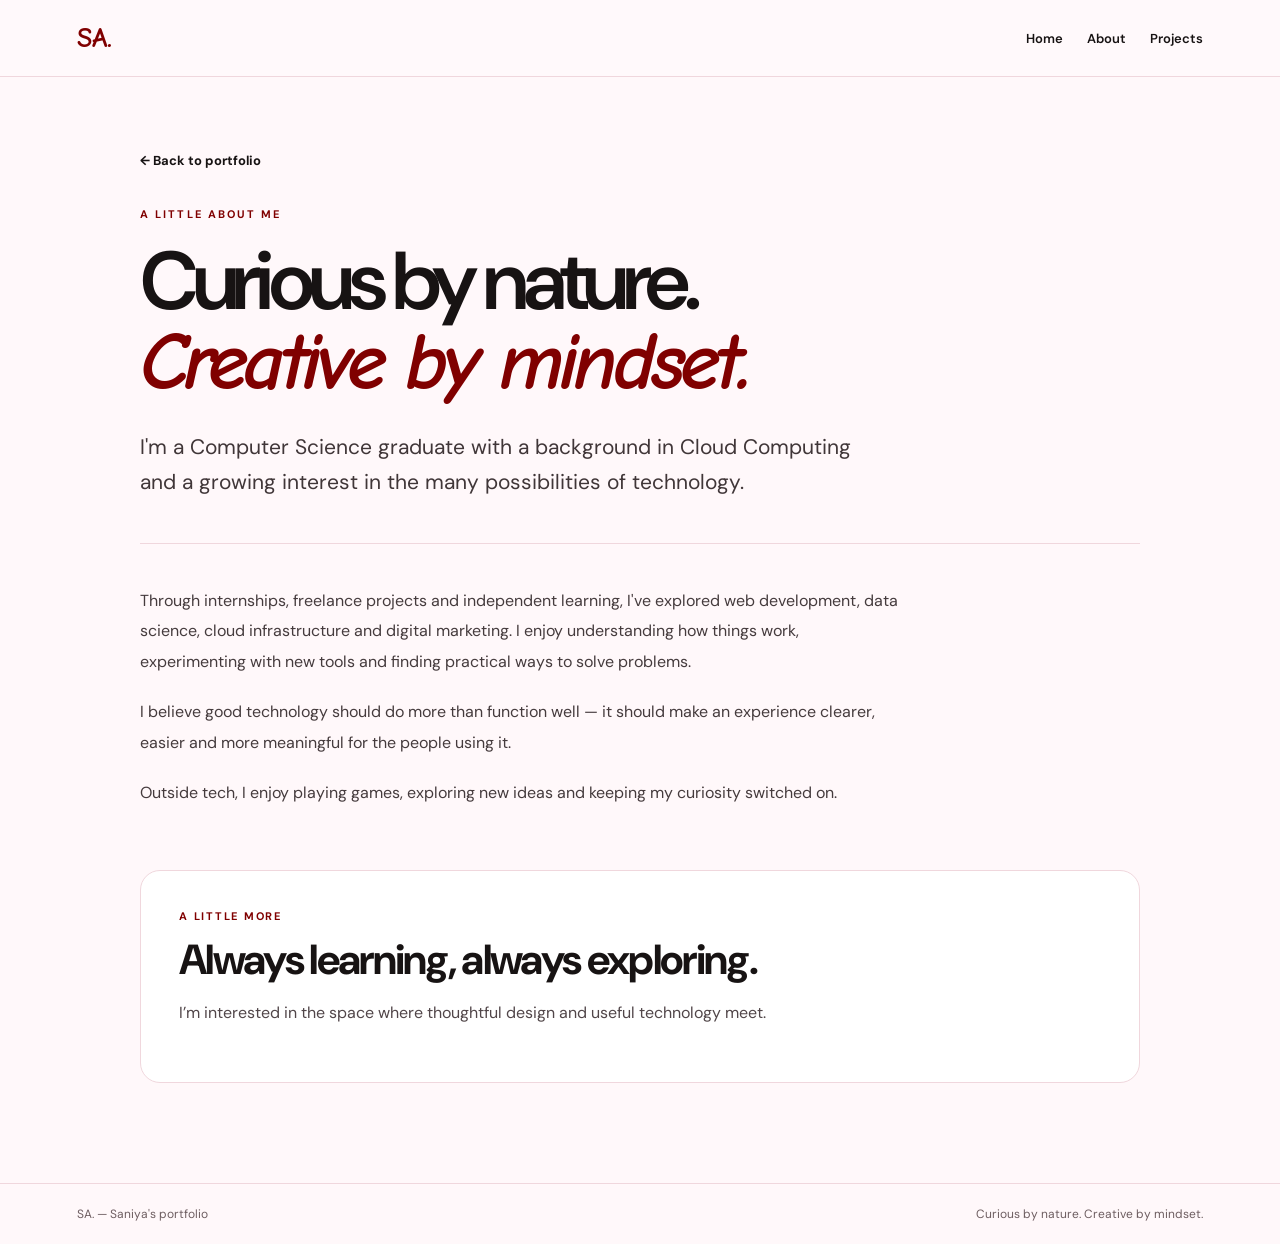
<file: Saniya/pages/about.html>
<!doctype html>
<html lang="en"><head><meta charset="utf-8"><meta name="viewport" content="width=device-width, initial-scale=1">
<title>About Me | Saniya</title><style>
@import url('https://fonts.googleapis.com/css2?family=Comic+Neue:wght@400;700&family=DM+Sans:wght@400;500;600;700&display=swap');
:root{--pink:#FFC0CB;--maroon:#800000;--black:#171313;--muted:#6d5d60;--paper:#fff8fa;--line:#f0d7dd}
*{box-sizing:border-box}body{margin:0;background:var(--paper);color:var(--black);font-family:'DM Sans',sans-serif}
a{color:inherit}.site-header{display:flex;align-items:center;justify-content:space-between;padding:22px clamp(20px,6vw,88px);border-bottom:1px solid var(--line);background:#fff9fb}
.logo{font-family:'Comic Neue',cursive;font-size:28px;font-weight:700;text-decoration:none;color:var(--maroon)}
.nav{display:flex;gap:24px;align-items:center;font-size:13px;font-weight:600}.nav a{text-decoration:none}.nav a:hover,.back:hover{color:var(--maroon)}
main{width:min(1000px,88vw);margin:0 auto;padding:72px 0 100px}.eyebrow{font-size:11px;letter-spacing:.19em;text-transform:uppercase;color:var(--maroon);font-weight:700}
h1{font-size:clamp(42px,8vw,82px);line-height:.98;letter-spacing:-.065em;margin:20px 0 26px;font-weight:600}h1 em{font-family:'Comic Neue',cursive;color:var(--maroon);font-weight:700}
.lead{font-size:clamp(17px,2.3vw,21px);line-height:1.7;max-width:720px;color:#403638}.rule{height:1px;background:var(--line);margin:42px 0}
.content{max-width:760px;font-size:16px;line-height:1.9;color:#453b3d}.content p{margin:0 0 20px}
.tags{display:flex;flex-wrap:wrap;gap:9px;margin:28px 0}.tag{border:1px solid #e7c5ce;background:#fff;color:var(--maroon);border-radius:999px;padding:9px 14px;font-size:12px;font-weight:600}
.panel{background:#fff;border:1px solid var(--line);border-radius:20px;padding:clamp(22px,4vw,38px);margin-top:34px}
.panel-kicker{font-size:11px;letter-spacing:.16em;color:var(--maroon);font-weight:700;text-transform:uppercase}
.panel h2{font-size:clamp(27px,4vw,42px);letter-spacing:-.04em;line-height:1.08;margin:14px 0}.panel p{line-height:1.8;color:#514649;max-width:680px}
.actions{display:flex;flex-wrap:wrap;gap:12px;margin-top:28px}.btn{display:inline-block;text-decoration:none;padding:13px 19px;border-radius:999px;background:var(--maroon);color:#fff;font-size:13px;font-weight:700}
.btn.secondary{background:var(--pink);color:var(--black)}.back{display:inline-block;text-decoration:none;font-size:13px;font-weight:700;margin-bottom:38px}
.footer{border-top:1px solid var(--line);padding:22px clamp(20px,6vw,88px);font-size:12px;color:var(--muted);display:flex;justify-content:space-between;gap:12px;flex-wrap:wrap}
@media(max-width:600px){.site-header{padding:18px 6vw}.nav{gap:13px;font-size:12px}main{padding-top:48px}.footer{padding:20px 6vw}}
</style></head>
<body><header class="site-header"><a class="logo" href="../index.html">SA.</a>
<nav class="nav"><a href="../index.html">Home</a><a href="about.html">About</a><a href="../index.html#projects">Projects</a></nav></header>
<main><a class="back" href="../index.html">← Back to portfolio</a><div class="eyebrow">A LITTLE ABOUT ME</div>
<h1>Curious by nature.<br><em>Creative by mindset.</em></h1><p class="lead">I'm a Computer Science graduate with a background in Cloud Computing and a growing interest in the many possibilities of technology.</p><div class="rule"></div>
<div class="content"><p>Through internships, freelance projects and independent learning, I've explored web development, data science, cloud infrastructure and digital marketing. I enjoy understanding how things work, experimenting with new tools and finding practical ways to solve problems.</p><p>I believe good technology should do more than function well — it should make an experience clearer, easier and more meaningful for the people using it.</p><p>Outside tech, I enjoy playing games, exploring new ideas and keeping my curiosity switched on.</p></div><div class="tags"></div><section class="panel"><div class="panel-kicker">A LITTLE MORE</div><h2>Always learning, always exploring.</h2><p>I’m interested in the space where thoughtful design and useful technology meet.</p></section></main>
<footer class="footer"><span>SA. — Saniya's portfolio</span><span>Curious by nature. Creative by mindset.</span></footer></body></html>
</file>
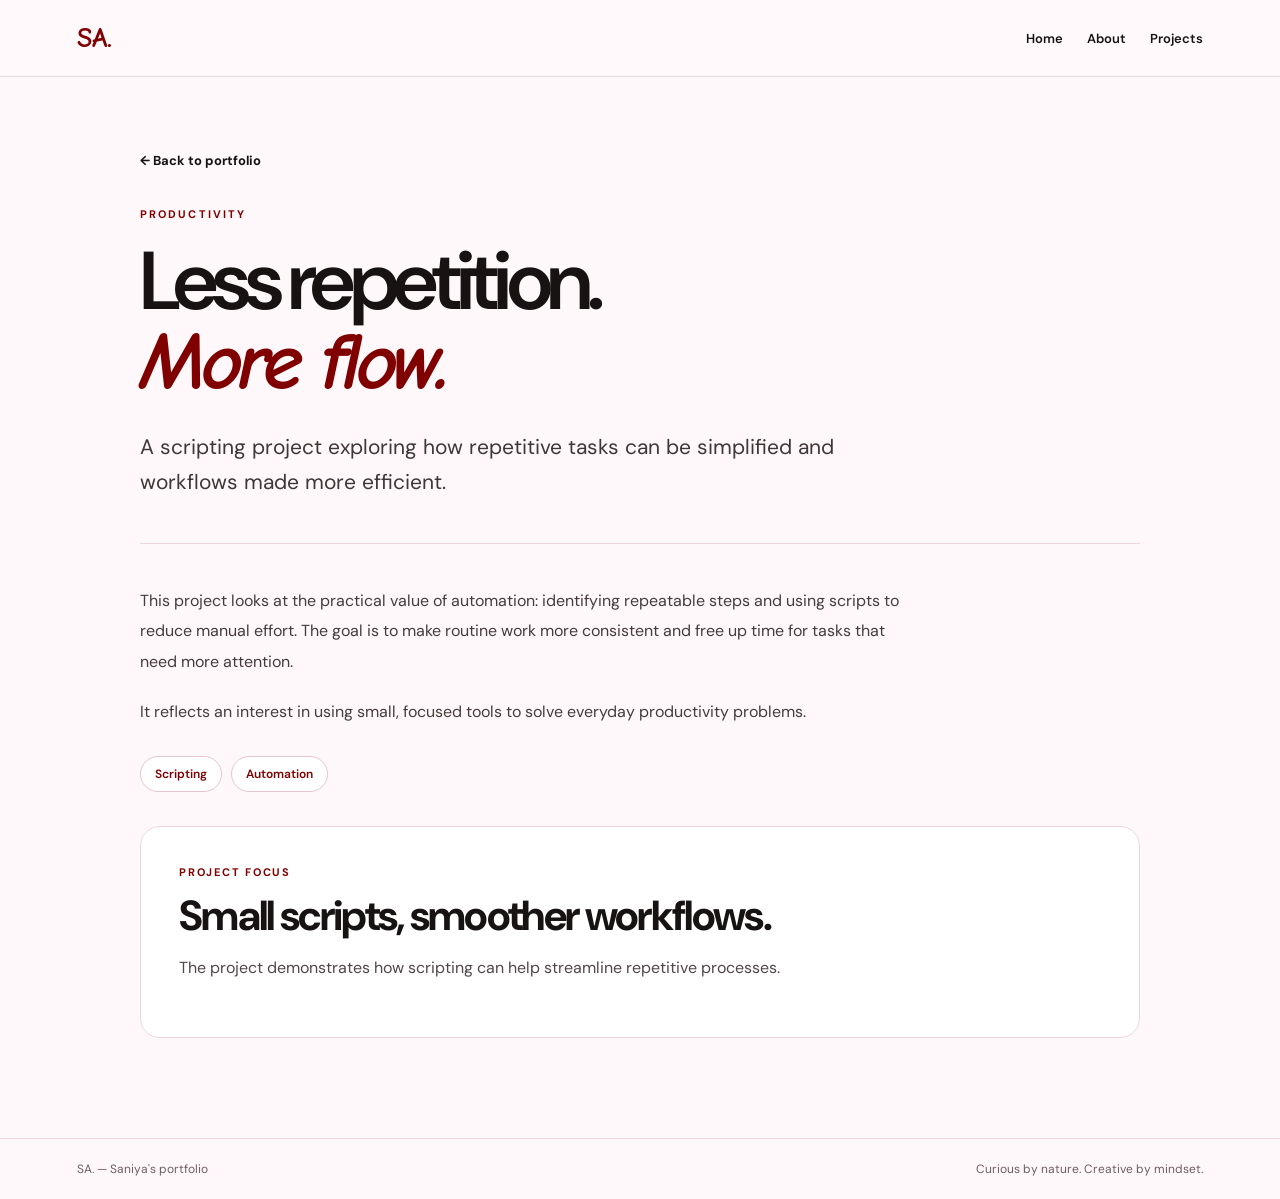
<file: Saniya/pages/automation-script.html>
<!doctype html>
<html lang="en"><head><meta charset="utf-8"><meta name="viewport" content="width=device-width, initial-scale=1">
<title>Automation Script | Saniya</title><style>
@import url('https://fonts.googleapis.com/css2?family=Comic+Neue:wght@400;700&family=DM+Sans:wght@400;500;600;700&display=swap');
:root{--pink:#FFC0CB;--maroon:#800000;--black:#171313;--muted:#6d5d60;--paper:#fff8fa;--line:#f0d7dd}
*{box-sizing:border-box}body{margin:0;background:var(--paper);color:var(--black);font-family:'DM Sans',sans-serif}
a{color:inherit}.site-header{display:flex;align-items:center;justify-content:space-between;padding:22px clamp(20px,6vw,88px);border-bottom:1px solid var(--line);background:#fff9fb}
.logo{font-family:'Comic Neue',cursive;font-size:28px;font-weight:700;text-decoration:none;color:var(--maroon)}
.nav{display:flex;gap:24px;align-items:center;font-size:13px;font-weight:600}.nav a{text-decoration:none}.nav a:hover,.back:hover{color:var(--maroon)}
main{width:min(1000px,88vw);margin:0 auto;padding:72px 0 100px}.eyebrow{font-size:11px;letter-spacing:.19em;text-transform:uppercase;color:var(--maroon);font-weight:700}
h1{font-size:clamp(42px,8vw,82px);line-height:.98;letter-spacing:-.065em;margin:20px 0 26px;font-weight:600}h1 em{font-family:'Comic Neue',cursive;color:var(--maroon);font-weight:700}
.lead{font-size:clamp(17px,2.3vw,21px);line-height:1.7;max-width:720px;color:#403638}.rule{height:1px;background:var(--line);margin:42px 0}
.content{max-width:760px;font-size:16px;line-height:1.9;color:#453b3d}.content p{margin:0 0 20px}
.tags{display:flex;flex-wrap:wrap;gap:9px;margin:28px 0}.tag{border:1px solid #e7c5ce;background:#fff;color:var(--maroon);border-radius:999px;padding:9px 14px;font-size:12px;font-weight:600}
.panel{background:#fff;border:1px solid var(--line);border-radius:20px;padding:clamp(22px,4vw,38px);margin-top:34px}
.panel-kicker{font-size:11px;letter-spacing:.16em;color:var(--maroon);font-weight:700;text-transform:uppercase}
.panel h2{font-size:clamp(27px,4vw,42px);letter-spacing:-.04em;line-height:1.08;margin:14px 0}.panel p{line-height:1.8;color:#514649;max-width:680px}
.actions{display:flex;flex-wrap:wrap;gap:12px;margin-top:28px}.btn{display:inline-block;text-decoration:none;padding:13px 19px;border-radius:999px;background:var(--maroon);color:#fff;font-size:13px;font-weight:700}
.btn.secondary{background:var(--pink);color:var(--black)}.back{display:inline-block;text-decoration:none;font-size:13px;font-weight:700;margin-bottom:38px}
.footer{border-top:1px solid var(--line);padding:22px clamp(20px,6vw,88px);font-size:12px;color:var(--muted);display:flex;justify-content:space-between;gap:12px;flex-wrap:wrap}
@media(max-width:600px){.site-header{padding:18px 6vw}.nav{gap:13px;font-size:12px}main{padding-top:48px}.footer{padding:20px 6vw}}
</style></head>
<body><header class="site-header"><a class="logo" href="../index.html">SA.</a>
<nav class="nav"><a href="../index.html">Home</a><a href="about.html">About</a><a href="../index.html#projects">Projects</a></nav></header>
<main><a class="back" href="../index.html">← Back to portfolio</a><div class="eyebrow">PRODUCTIVITY</div>
<h1>Less repetition.<br><em>More flow.</em></h1><p class="lead">A scripting project exploring how repetitive tasks can be simplified and workflows made more efficient.</p><div class="rule"></div>
<div class="content"><p>This project looks at the practical value of automation: identifying repeatable steps and using scripts to reduce manual effort. The goal is to make routine work more consistent and free up time for tasks that need more attention.</p><p>It reflects an interest in using small, focused tools to solve everyday productivity problems.</p></div><div class="tags"><span class="tag">Scripting</span><span class="tag">Automation</span></div><section class="panel"><div class="panel-kicker">PROJECT FOCUS</div><h2>Small scripts, smoother workflows.</h2><p>The project demonstrates how scripting can help streamline repetitive processes.</p></section></main>
<footer class="footer"><span>SA. — Saniya's portfolio</span><span>Curious by nature. Creative by mindset.</span></footer></body></html>
</file>
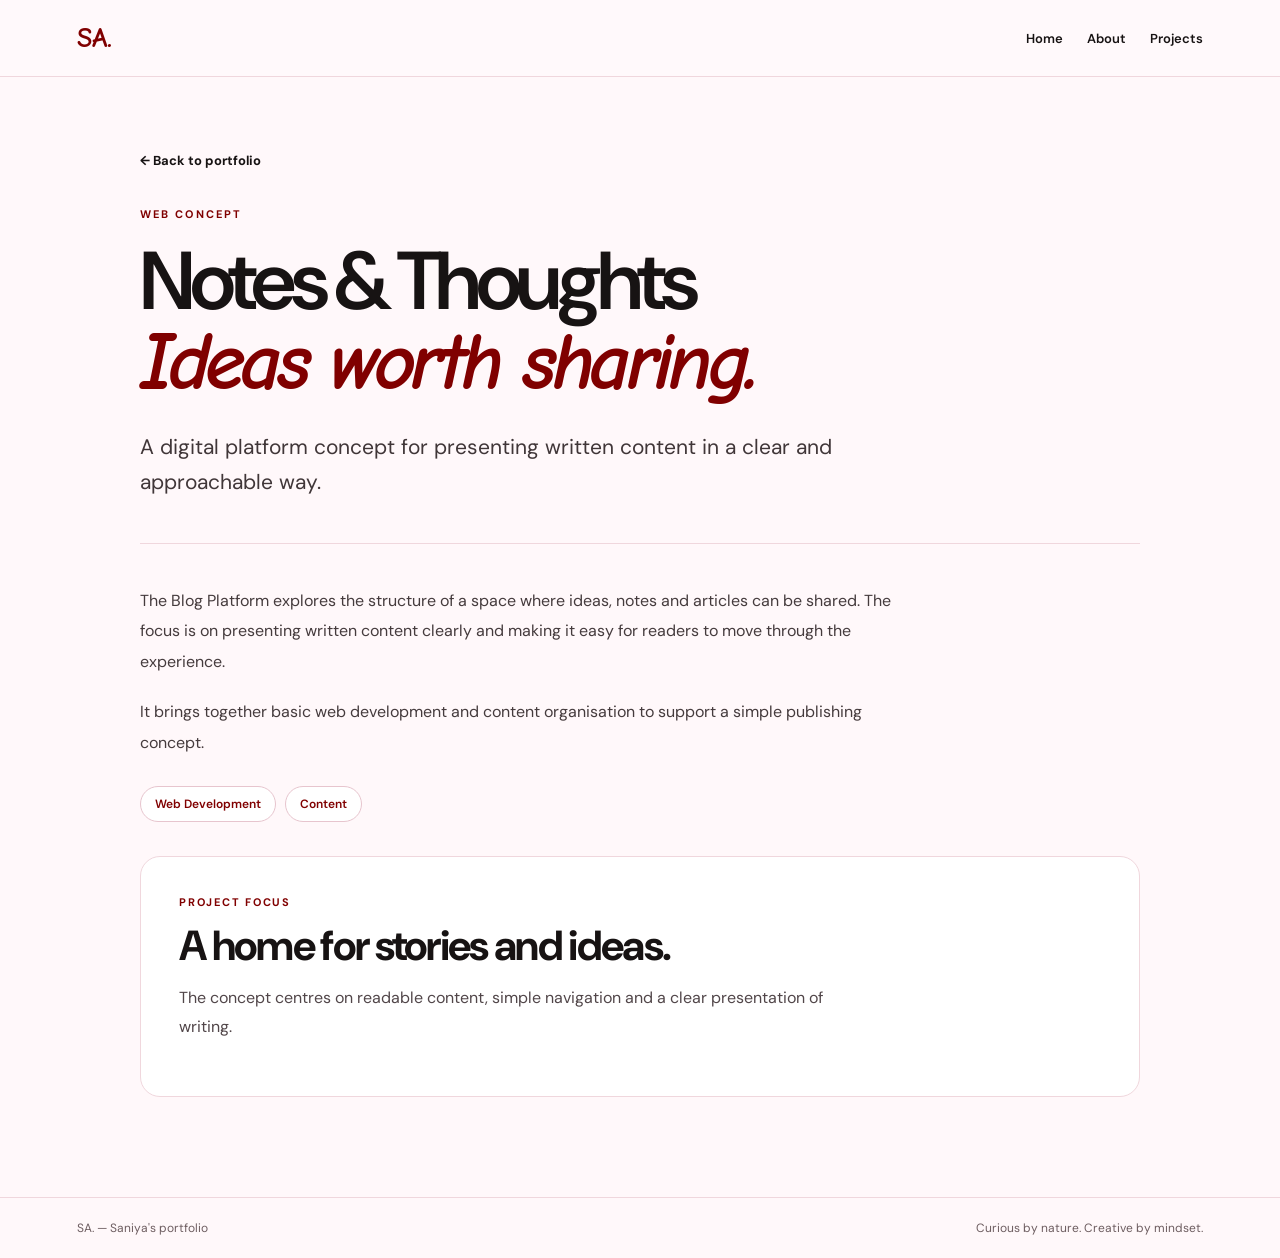
<file: Saniya/pages/blog-platform.html>
<!doctype html>
<html lang="en"><head><meta charset="utf-8"><meta name="viewport" content="width=device-width, initial-scale=1">
<title>Blog Platform | Saniya</title><style>
@import url('https://fonts.googleapis.com/css2?family=Comic+Neue:wght@400;700&family=DM+Sans:wght@400;500;600;700&display=swap');
:root{--pink:#FFC0CB;--maroon:#800000;--black:#171313;--muted:#6d5d60;--paper:#fff8fa;--line:#f0d7dd}
*{box-sizing:border-box}body{margin:0;background:var(--paper);color:var(--black);font-family:'DM Sans',sans-serif}
a{color:inherit}.site-header{display:flex;align-items:center;justify-content:space-between;padding:22px clamp(20px,6vw,88px);border-bottom:1px solid var(--line);background:#fff9fb}
.logo{font-family:'Comic Neue',cursive;font-size:28px;font-weight:700;text-decoration:none;color:var(--maroon)}
.nav{display:flex;gap:24px;align-items:center;font-size:13px;font-weight:600}.nav a{text-decoration:none}.nav a:hover,.back:hover{color:var(--maroon)}
main{width:min(1000px,88vw);margin:0 auto;padding:72px 0 100px}.eyebrow{font-size:11px;letter-spacing:.19em;text-transform:uppercase;color:var(--maroon);font-weight:700}
h1{font-size:clamp(42px,8vw,82px);line-height:.98;letter-spacing:-.065em;margin:20px 0 26px;font-weight:600}h1 em{font-family:'Comic Neue',cursive;color:var(--maroon);font-weight:700}
.lead{font-size:clamp(17px,2.3vw,21px);line-height:1.7;max-width:720px;color:#403638}.rule{height:1px;background:var(--line);margin:42px 0}
.content{max-width:760px;font-size:16px;line-height:1.9;color:#453b3d}.content p{margin:0 0 20px}
.tags{display:flex;flex-wrap:wrap;gap:9px;margin:28px 0}.tag{border:1px solid #e7c5ce;background:#fff;color:var(--maroon);border-radius:999px;padding:9px 14px;font-size:12px;font-weight:600}
.panel{background:#fff;border:1px solid var(--line);border-radius:20px;padding:clamp(22px,4vw,38px);margin-top:34px}
.panel-kicker{font-size:11px;letter-spacing:.16em;color:var(--maroon);font-weight:700;text-transform:uppercase}
.panel h2{font-size:clamp(27px,4vw,42px);letter-spacing:-.04em;line-height:1.08;margin:14px 0}.panel p{line-height:1.8;color:#514649;max-width:680px}
.actions{display:flex;flex-wrap:wrap;gap:12px;margin-top:28px}.btn{display:inline-block;text-decoration:none;padding:13px 19px;border-radius:999px;background:var(--maroon);color:#fff;font-size:13px;font-weight:700}
.btn.secondary{background:var(--pink);color:var(--black)}.back{display:inline-block;text-decoration:none;font-size:13px;font-weight:700;margin-bottom:38px}
.footer{border-top:1px solid var(--line);padding:22px clamp(20px,6vw,88px);font-size:12px;color:var(--muted);display:flex;justify-content:space-between;gap:12px;flex-wrap:wrap}
@media(max-width:600px){.site-header{padding:18px 6vw}.nav{gap:13px;font-size:12px}main{padding-top:48px}.footer{padding:20px 6vw}}
</style></head>
<body><header class="site-header"><a class="logo" href="../index.html">SA.</a>
<nav class="nav"><a href="../index.html">Home</a><a href="about.html">About</a><a href="../index.html#projects">Projects</a></nav></header>
<main><a class="back" href="../index.html">← Back to portfolio</a><div class="eyebrow">WEB CONCEPT</div>
<h1>Notes & Thoughts<br><em>Ideas worth sharing.</em></h1><p class="lead">A digital platform concept for presenting written content in a clear and approachable way.</p><div class="rule"></div>
<div class="content"><p>The Blog Platform explores the structure of a space where ideas, notes and articles can be shared. The focus is on presenting written content clearly and making it easy for readers to move through the experience.</p><p>It brings together basic web development and content organisation to support a simple publishing concept.</p></div><div class="tags"><span class="tag">Web Development</span><span class="tag">Content</span></div><section class="panel"><div class="panel-kicker">PROJECT FOCUS</div><h2>A home for stories and ideas.</h2><p>The concept centres on readable content, simple navigation and a clear presentation of writing.</p></section></main>
<footer class="footer"><span>SA. — Saniya's portfolio</span><span>Curious by nature. Creative by mindset.</span></footer></body></html>
</file>
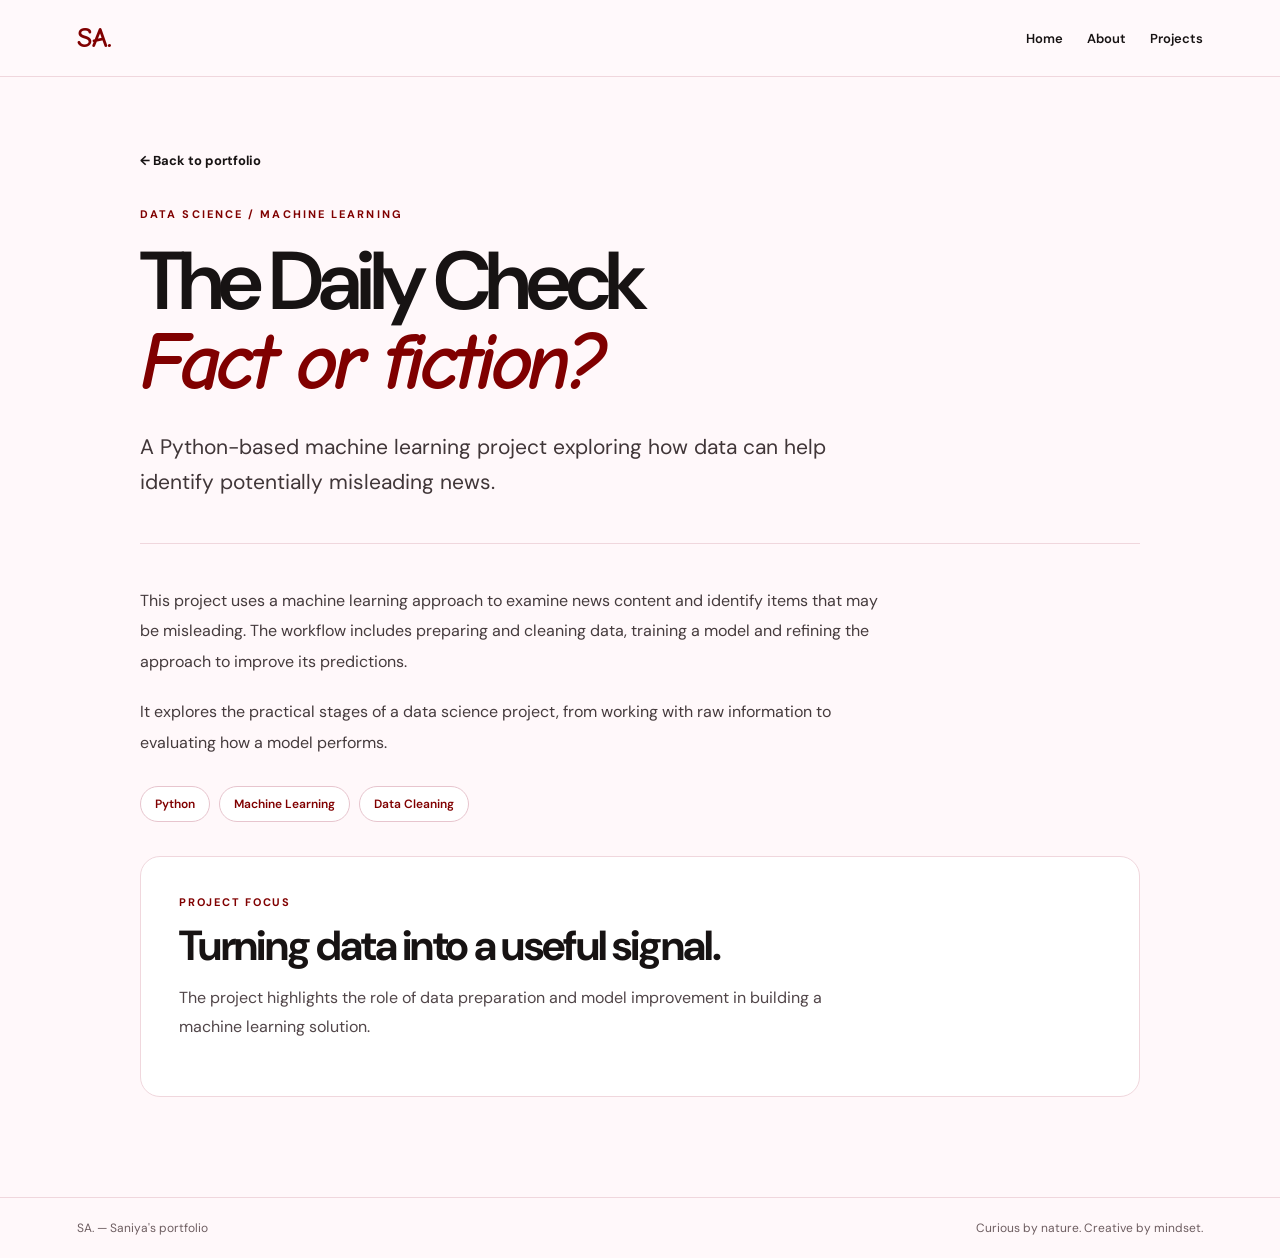
<file: Saniya/pages/fake-news-detection.html>
<!doctype html>
<html lang="en"><head><meta charset="utf-8"><meta name="viewport" content="width=device-width, initial-scale=1">
<title>Fake News Detection System | Saniya</title><style>
@import url('https://fonts.googleapis.com/css2?family=Comic+Neue:wght@400;700&family=DM+Sans:wght@400;500;600;700&display=swap');
:root{--pink:#FFC0CB;--maroon:#800000;--black:#171313;--muted:#6d5d60;--paper:#fff8fa;--line:#f0d7dd}
*{box-sizing:border-box}body{margin:0;background:var(--paper);color:var(--black);font-family:'DM Sans',sans-serif}
a{color:inherit}.site-header{display:flex;align-items:center;justify-content:space-between;padding:22px clamp(20px,6vw,88px);border-bottom:1px solid var(--line);background:#fff9fb}
.logo{font-family:'Comic Neue',cursive;font-size:28px;font-weight:700;text-decoration:none;color:var(--maroon)}
.nav{display:flex;gap:24px;align-items:center;font-size:13px;font-weight:600}.nav a{text-decoration:none}.nav a:hover,.back:hover{color:var(--maroon)}
main{width:min(1000px,88vw);margin:0 auto;padding:72px 0 100px}.eyebrow{font-size:11px;letter-spacing:.19em;text-transform:uppercase;color:var(--maroon);font-weight:700}
h1{font-size:clamp(42px,8vw,82px);line-height:.98;letter-spacing:-.065em;margin:20px 0 26px;font-weight:600}h1 em{font-family:'Comic Neue',cursive;color:var(--maroon);font-weight:700}
.lead{font-size:clamp(17px,2.3vw,21px);line-height:1.7;max-width:720px;color:#403638}.rule{height:1px;background:var(--line);margin:42px 0}
.content{max-width:760px;font-size:16px;line-height:1.9;color:#453b3d}.content p{margin:0 0 20px}
.tags{display:flex;flex-wrap:wrap;gap:9px;margin:28px 0}.tag{border:1px solid #e7c5ce;background:#fff;color:var(--maroon);border-radius:999px;padding:9px 14px;font-size:12px;font-weight:600}
.panel{background:#fff;border:1px solid var(--line);border-radius:20px;padding:clamp(22px,4vw,38px);margin-top:34px}
.panel-kicker{font-size:11px;letter-spacing:.16em;color:var(--maroon);font-weight:700;text-transform:uppercase}
.panel h2{font-size:clamp(27px,4vw,42px);letter-spacing:-.04em;line-height:1.08;margin:14px 0}.panel p{line-height:1.8;color:#514649;max-width:680px}
.actions{display:flex;flex-wrap:wrap;gap:12px;margin-top:28px}.btn{display:inline-block;text-decoration:none;padding:13px 19px;border-radius:999px;background:var(--maroon);color:#fff;font-size:13px;font-weight:700}
.btn.secondary{background:var(--pink);color:var(--black)}.back{display:inline-block;text-decoration:none;font-size:13px;font-weight:700;margin-bottom:38px}
.footer{border-top:1px solid var(--line);padding:22px clamp(20px,6vw,88px);font-size:12px;color:var(--muted);display:flex;justify-content:space-between;gap:12px;flex-wrap:wrap}
@media(max-width:600px){.site-header{padding:18px 6vw}.nav{gap:13px;font-size:12px}main{padding-top:48px}.footer{padding:20px 6vw}}
</style></head>
<body><header class="site-header"><a class="logo" href="../index.html">SA.</a>
<nav class="nav"><a href="../index.html">Home</a><a href="about.html">About</a><a href="../index.html#projects">Projects</a></nav></header>
<main><a class="back" href="../index.html">← Back to portfolio</a><div class="eyebrow">DATA SCIENCE / MACHINE LEARNING</div>
<h1>The Daily Check<br><em>Fact or fiction?</em></h1><p class="lead">A Python-based machine learning project exploring how data can help identify potentially misleading news.</p><div class="rule"></div>
<div class="content"><p>This project uses a machine learning approach to examine news content and identify items that may be misleading. The workflow includes preparing and cleaning data, training a model and refining the approach to improve its predictions.</p><p>It explores the practical stages of a data science project, from working with raw information to evaluating how a model performs.</p></div><div class="tags"><span class="tag">Python</span><span class="tag">Machine Learning</span><span class="tag">Data Cleaning</span></div><section class="panel"><div class="panel-kicker">PROJECT FOCUS</div><h2>Turning data into a useful signal.</h2><p>The project highlights the role of data preparation and model improvement in building a machine learning solution.</p></section></main>
<footer class="footer"><span>SA. — Saniya's portfolio</span><span>Curious by nature. Creative by mindset.</span></footer></body></html>
</file>
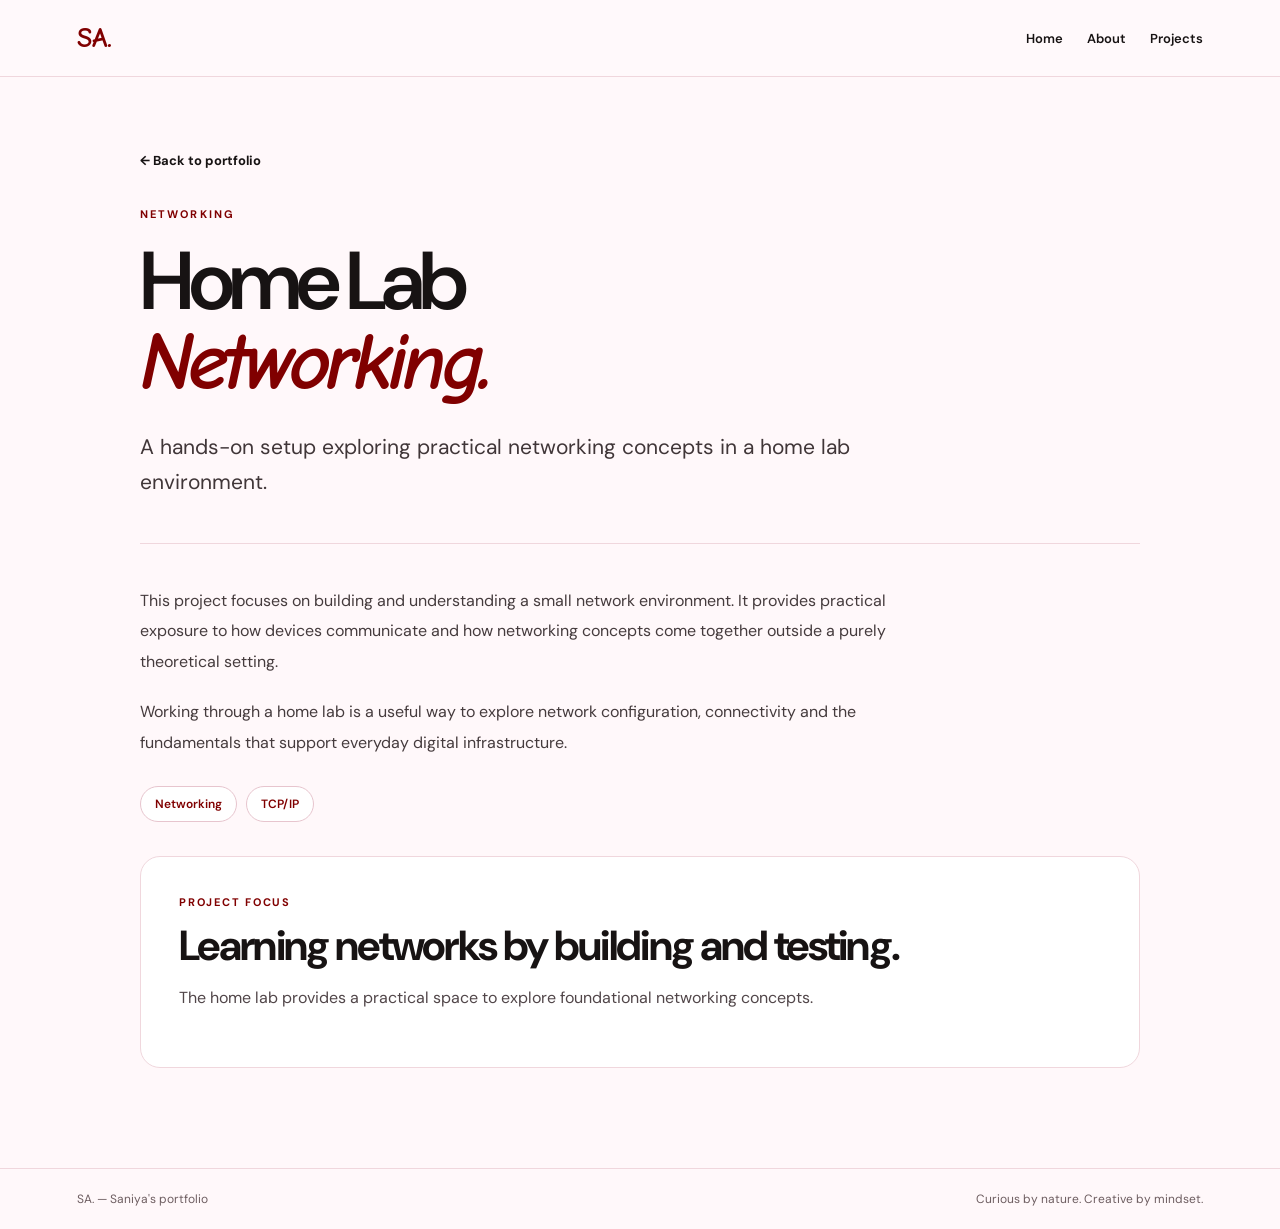
<file: Saniya/pages/home-lab.html>
<!doctype html>
<html lang="en"><head><meta charset="utf-8"><meta name="viewport" content="width=device-width, initial-scale=1">
<title>Home Lab Network Setup | Saniya</title><style>
@import url('https://fonts.googleapis.com/css2?family=Comic+Neue:wght@400;700&family=DM+Sans:wght@400;500;600;700&display=swap');
:root{--pink:#FFC0CB;--maroon:#800000;--black:#171313;--muted:#6d5d60;--paper:#fff8fa;--line:#f0d7dd}
*{box-sizing:border-box}body{margin:0;background:var(--paper);color:var(--black);font-family:'DM Sans',sans-serif}
a{color:inherit}.site-header{display:flex;align-items:center;justify-content:space-between;padding:22px clamp(20px,6vw,88px);border-bottom:1px solid var(--line);background:#fff9fb}
.logo{font-family:'Comic Neue',cursive;font-size:28px;font-weight:700;text-decoration:none;color:var(--maroon)}
.nav{display:flex;gap:24px;align-items:center;font-size:13px;font-weight:600}.nav a{text-decoration:none}.nav a:hover,.back:hover{color:var(--maroon)}
main{width:min(1000px,88vw);margin:0 auto;padding:72px 0 100px}.eyebrow{font-size:11px;letter-spacing:.19em;text-transform:uppercase;color:var(--maroon);font-weight:700}
h1{font-size:clamp(42px,8vw,82px);line-height:.98;letter-spacing:-.065em;margin:20px 0 26px;font-weight:600}h1 em{font-family:'Comic Neue',cursive;color:var(--maroon);font-weight:700}
.lead{font-size:clamp(17px,2.3vw,21px);line-height:1.7;max-width:720px;color:#403638}.rule{height:1px;background:var(--line);margin:42px 0}
.content{max-width:760px;font-size:16px;line-height:1.9;color:#453b3d}.content p{margin:0 0 20px}
.tags{display:flex;flex-wrap:wrap;gap:9px;margin:28px 0}.tag{border:1px solid #e7c5ce;background:#fff;color:var(--maroon);border-radius:999px;padding:9px 14px;font-size:12px;font-weight:600}
.panel{background:#fff;border:1px solid var(--line);border-radius:20px;padding:clamp(22px,4vw,38px);margin-top:34px}
.panel-kicker{font-size:11px;letter-spacing:.16em;color:var(--maroon);font-weight:700;text-transform:uppercase}
.panel h2{font-size:clamp(27px,4vw,42px);letter-spacing:-.04em;line-height:1.08;margin:14px 0}.panel p{line-height:1.8;color:#514649;max-width:680px}
.actions{display:flex;flex-wrap:wrap;gap:12px;margin-top:28px}.btn{display:inline-block;text-decoration:none;padding:13px 19px;border-radius:999px;background:var(--maroon);color:#fff;font-size:13px;font-weight:700}
.btn.secondary{background:var(--pink);color:var(--black)}.back{display:inline-block;text-decoration:none;font-size:13px;font-weight:700;margin-bottom:38px}
.footer{border-top:1px solid var(--line);padding:22px clamp(20px,6vw,88px);font-size:12px;color:var(--muted);display:flex;justify-content:space-between;gap:12px;flex-wrap:wrap}
@media(max-width:600px){.site-header{padding:18px 6vw}.nav{gap:13px;font-size:12px}main{padding-top:48px}.footer{padding:20px 6vw}}
</style></head>
<body><header class="site-header"><a class="logo" href="../index.html">SA.</a>
<nav class="nav"><a href="../index.html">Home</a><a href="about.html">About</a><a href="../index.html#projects">Projects</a></nav></header>
<main><a class="back" href="../index.html">← Back to portfolio</a><div class="eyebrow">NETWORKING</div>
<h1>Home Lab<br><em>Networking.</em></h1><p class="lead">A hands-on setup exploring practical networking concepts in a home lab environment.</p><div class="rule"></div>
<div class="content"><p>This project focuses on building and understanding a small network environment. It provides practical exposure to how devices communicate and how networking concepts come together outside a purely theoretical setting.</p><p>Working through a home lab is a useful way to explore network configuration, connectivity and the fundamentals that support everyday digital infrastructure.</p></div><div class="tags"><span class="tag">Networking</span><span class="tag">TCP/IP</span></div><section class="panel"><div class="panel-kicker">PROJECT FOCUS</div><h2>Learning networks by building and testing.</h2><p>The home lab provides a practical space to explore foundational networking concepts.</p></section></main>
<footer class="footer"><span>SA. — Saniya's portfolio</span><span>Curious by nature. Creative by mindset.</span></footer></body></html>
</file>
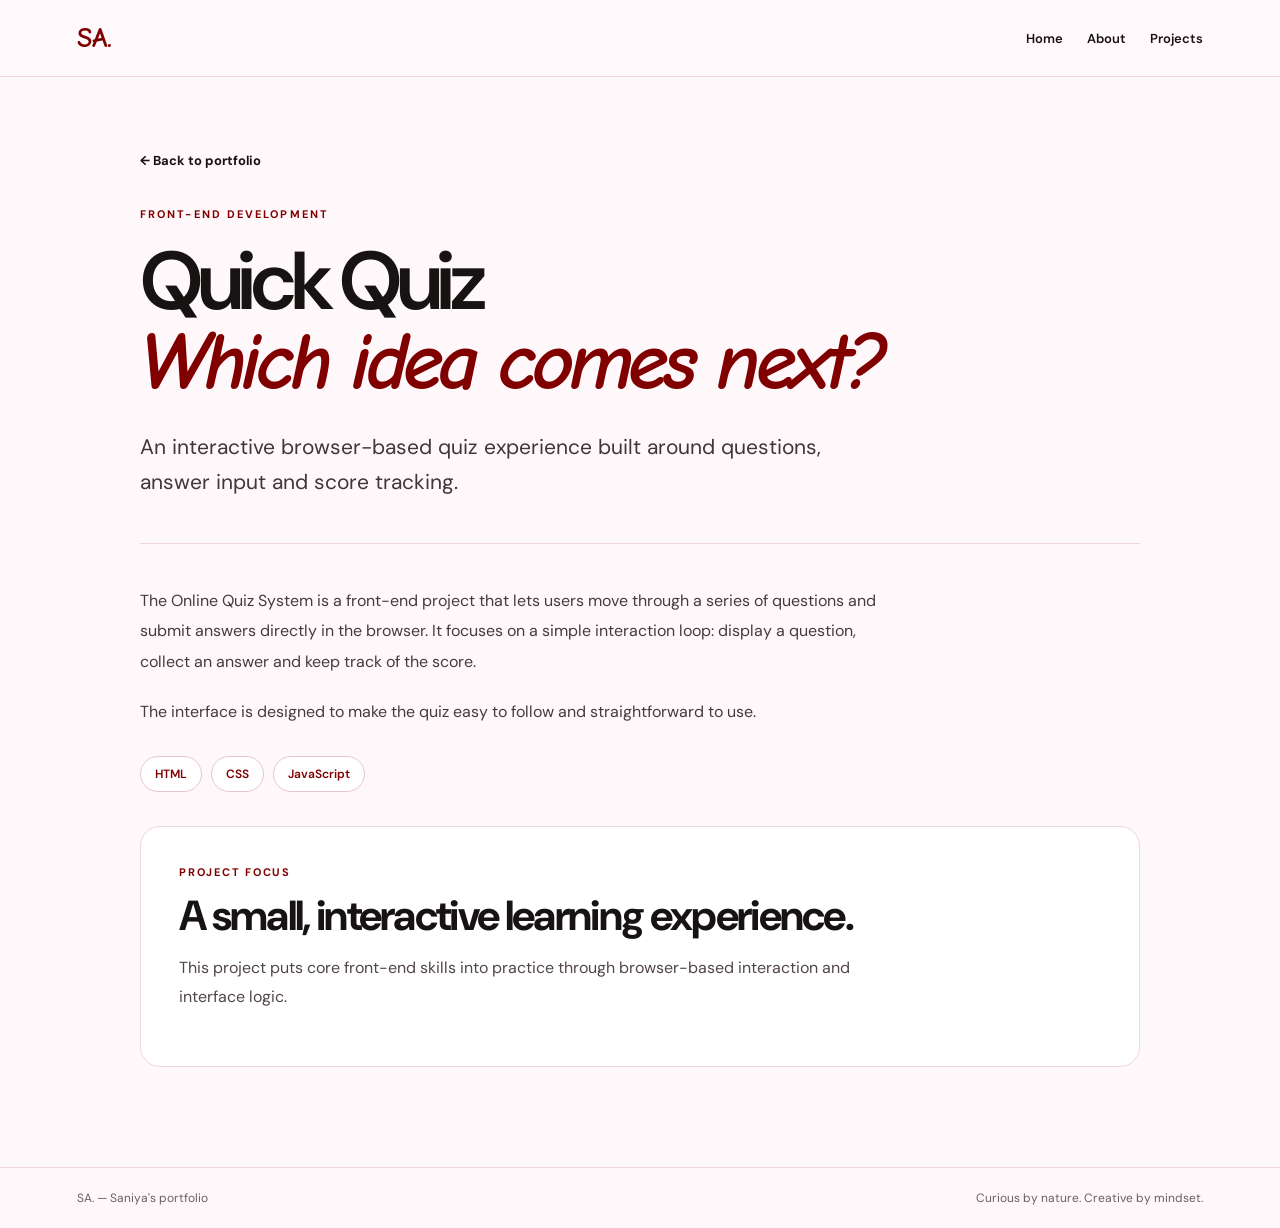
<file: Saniya/pages/online-quiz.html>
<!doctype html>
<html lang="en"><head><meta charset="utf-8"><meta name="viewport" content="width=device-width, initial-scale=1">
<title>Online Quiz System | Saniya</title><style>
@import url('https://fonts.googleapis.com/css2?family=Comic+Neue:wght@400;700&family=DM+Sans:wght@400;500;600;700&display=swap');
:root{--pink:#FFC0CB;--maroon:#800000;--black:#171313;--muted:#6d5d60;--paper:#fff8fa;--line:#f0d7dd}
*{box-sizing:border-box}body{margin:0;background:var(--paper);color:var(--black);font-family:'DM Sans',sans-serif}
a{color:inherit}.site-header{display:flex;align-items:center;justify-content:space-between;padding:22px clamp(20px,6vw,88px);border-bottom:1px solid var(--line);background:#fff9fb}
.logo{font-family:'Comic Neue',cursive;font-size:28px;font-weight:700;text-decoration:none;color:var(--maroon)}
.nav{display:flex;gap:24px;align-items:center;font-size:13px;font-weight:600}.nav a{text-decoration:none}.nav a:hover,.back:hover{color:var(--maroon)}
main{width:min(1000px,88vw);margin:0 auto;padding:72px 0 100px}.eyebrow{font-size:11px;letter-spacing:.19em;text-transform:uppercase;color:var(--maroon);font-weight:700}
h1{font-size:clamp(42px,8vw,82px);line-height:.98;letter-spacing:-.065em;margin:20px 0 26px;font-weight:600}h1 em{font-family:'Comic Neue',cursive;color:var(--maroon);font-weight:700}
.lead{font-size:clamp(17px,2.3vw,21px);line-height:1.7;max-width:720px;color:#403638}.rule{height:1px;background:var(--line);margin:42px 0}
.content{max-width:760px;font-size:16px;line-height:1.9;color:#453b3d}.content p{margin:0 0 20px}
.tags{display:flex;flex-wrap:wrap;gap:9px;margin:28px 0}.tag{border:1px solid #e7c5ce;background:#fff;color:var(--maroon);border-radius:999px;padding:9px 14px;font-size:12px;font-weight:600}
.panel{background:#fff;border:1px solid var(--line);border-radius:20px;padding:clamp(22px,4vw,38px);margin-top:34px}
.panel-kicker{font-size:11px;letter-spacing:.16em;color:var(--maroon);font-weight:700;text-transform:uppercase}
.panel h2{font-size:clamp(27px,4vw,42px);letter-spacing:-.04em;line-height:1.08;margin:14px 0}.panel p{line-height:1.8;color:#514649;max-width:680px}
.actions{display:flex;flex-wrap:wrap;gap:12px;margin-top:28px}.btn{display:inline-block;text-decoration:none;padding:13px 19px;border-radius:999px;background:var(--maroon);color:#fff;font-size:13px;font-weight:700}
.btn.secondary{background:var(--pink);color:var(--black)}.back{display:inline-block;text-decoration:none;font-size:13px;font-weight:700;margin-bottom:38px}
.footer{border-top:1px solid var(--line);padding:22px clamp(20px,6vw,88px);font-size:12px;color:var(--muted);display:flex;justify-content:space-between;gap:12px;flex-wrap:wrap}
@media(max-width:600px){.site-header{padding:18px 6vw}.nav{gap:13px;font-size:12px}main{padding-top:48px}.footer{padding:20px 6vw}}
</style></head>
<body><header class="site-header"><a class="logo" href="../index.html">SA.</a>
<nav class="nav"><a href="../index.html">Home</a><a href="about.html">About</a><a href="../index.html#projects">Projects</a></nav></header>
<main><a class="back" href="../index.html">← Back to portfolio</a><div class="eyebrow">FRONT-END DEVELOPMENT</div>
<h1>Quick Quiz<br><em>Which idea comes next?</em></h1><p class="lead">An interactive browser-based quiz experience built around questions, answer input and score tracking.</p><div class="rule"></div>
<div class="content"><p>The Online Quiz System is a front-end project that lets users move through a series of questions and submit answers directly in the browser. It focuses on a simple interaction loop: display a question, collect an answer and keep track of the score.</p><p>The interface is designed to make the quiz easy to follow and straightforward to use.</p></div><div class="tags"><span class="tag">HTML</span><span class="tag">CSS</span><span class="tag">JavaScript</span></div><section class="panel"><div class="panel-kicker">PROJECT FOCUS</div><h2>A small, interactive learning experience.</h2><p>This project puts core front-end skills into practice through browser-based interaction and interface logic.</p></section></main>
<footer class="footer"><span>SA. — Saniya's portfolio</span><span>Curious by nature. Creative by mindset.</span></footer></body></html>
</file>
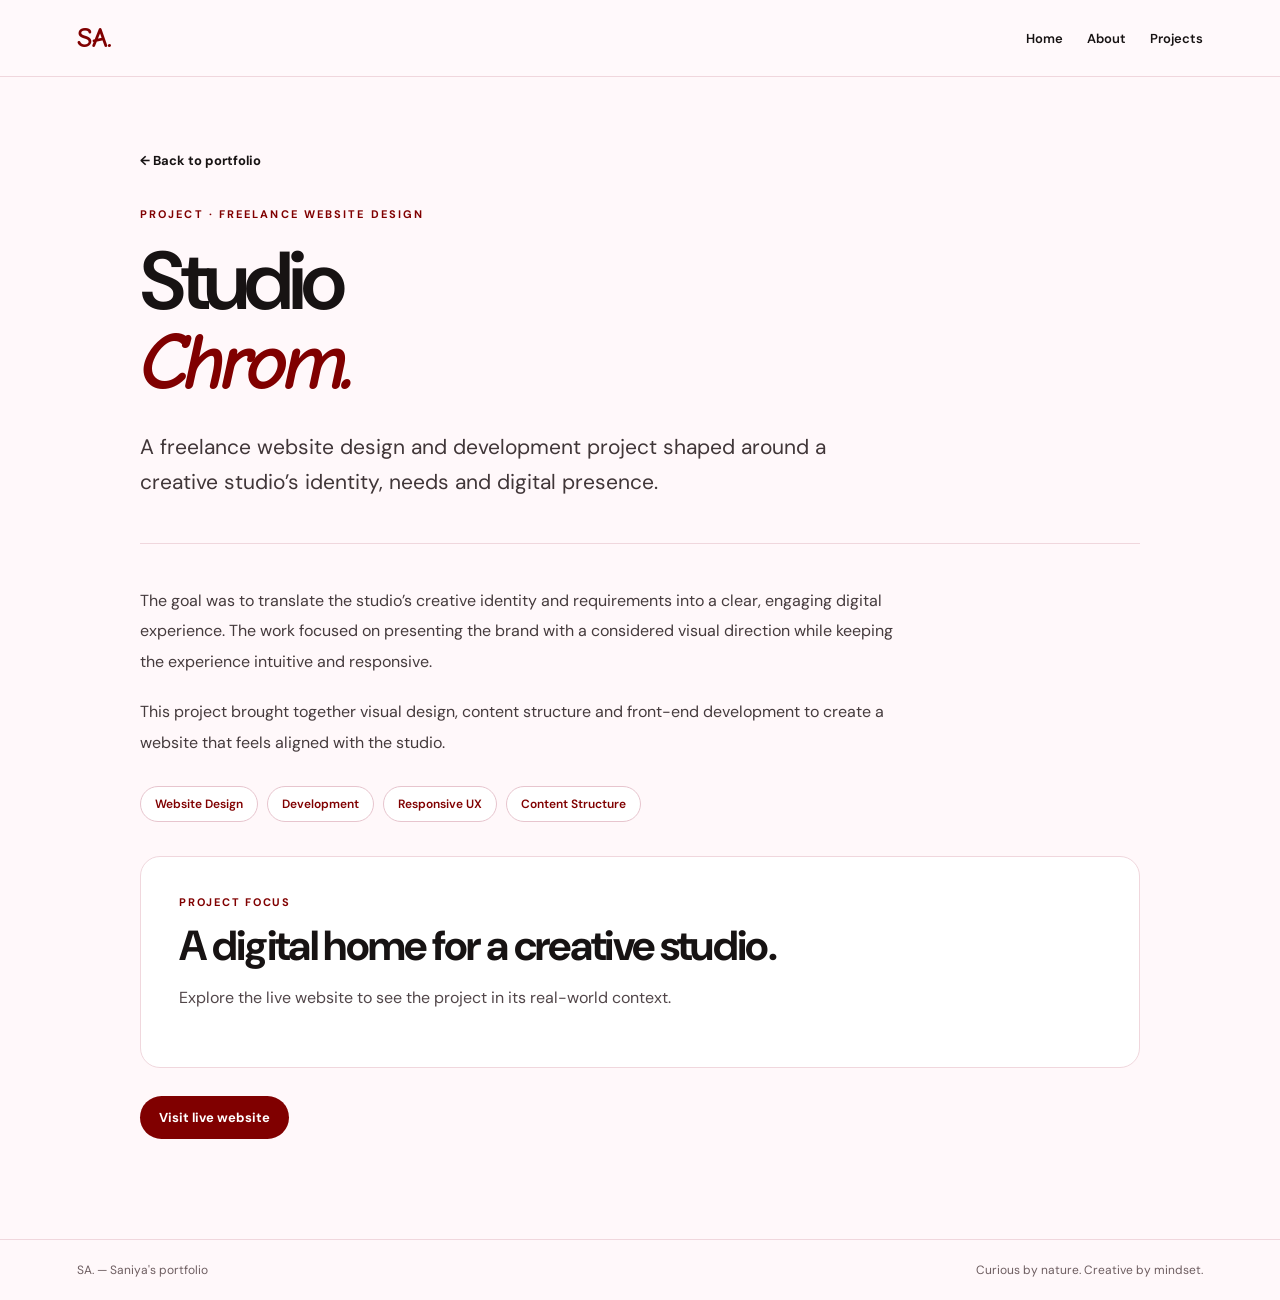
<file: Saniya/pages/studio-chrom.html>
<!doctype html>
<html lang="en"><head><meta charset="utf-8"><meta name="viewport" content="width=device-width, initial-scale=1">
<title>Studio Chrom | Saniya</title><style>
@import url('https://fonts.googleapis.com/css2?family=Comic+Neue:wght@400;700&family=DM+Sans:wght@400;500;600;700&display=swap');
:root{--pink:#FFC0CB;--maroon:#800000;--black:#171313;--muted:#6d5d60;--paper:#fff8fa;--line:#f0d7dd}
*{box-sizing:border-box}body{margin:0;background:var(--paper);color:var(--black);font-family:'DM Sans',sans-serif}
a{color:inherit}.site-header{display:flex;align-items:center;justify-content:space-between;padding:22px clamp(20px,6vw,88px);border-bottom:1px solid var(--line);background:#fff9fb}
.logo{font-family:'Comic Neue',cursive;font-size:28px;font-weight:700;text-decoration:none;color:var(--maroon)}
.nav{display:flex;gap:24px;align-items:center;font-size:13px;font-weight:600}.nav a{text-decoration:none}.nav a:hover,.back:hover{color:var(--maroon)}
main{width:min(1000px,88vw);margin:0 auto;padding:72px 0 100px}.eyebrow{font-size:11px;letter-spacing:.19em;text-transform:uppercase;color:var(--maroon);font-weight:700}
h1{font-size:clamp(42px,8vw,82px);line-height:.98;letter-spacing:-.065em;margin:20px 0 26px;font-weight:600}h1 em{font-family:'Comic Neue',cursive;color:var(--maroon);font-weight:700}
.lead{font-size:clamp(17px,2.3vw,21px);line-height:1.7;max-width:720px;color:#403638}.rule{height:1px;background:var(--line);margin:42px 0}
.content{max-width:760px;font-size:16px;line-height:1.9;color:#453b3d}.content p{margin:0 0 20px}
.tags{display:flex;flex-wrap:wrap;gap:9px;margin:28px 0}.tag{border:1px solid #e7c5ce;background:#fff;color:var(--maroon);border-radius:999px;padding:9px 14px;font-size:12px;font-weight:600}
.panel{background:#fff;border:1px solid var(--line);border-radius:20px;padding:clamp(22px,4vw,38px);margin-top:34px}
.panel-kicker{font-size:11px;letter-spacing:.16em;color:var(--maroon);font-weight:700;text-transform:uppercase}
.panel h2{font-size:clamp(27px,4vw,42px);letter-spacing:-.04em;line-height:1.08;margin:14px 0}.panel p{line-height:1.8;color:#514649;max-width:680px}
.actions{display:flex;flex-wrap:wrap;gap:12px;margin-top:28px}.btn{display:inline-block;text-decoration:none;padding:13px 19px;border-radius:999px;background:var(--maroon);color:#fff;font-size:13px;font-weight:700}
.btn.secondary{background:var(--pink);color:var(--black)}.back{display:inline-block;text-decoration:none;font-size:13px;font-weight:700;margin-bottom:38px}
.footer{border-top:1px solid var(--line);padding:22px clamp(20px,6vw,88px);font-size:12px;color:var(--muted);display:flex;justify-content:space-between;gap:12px;flex-wrap:wrap}
@media(max-width:600px){.site-header{padding:18px 6vw}.nav{gap:13px;font-size:12px}main{padding-top:48px}.footer{padding:20px 6vw}}
</style></head>
<body><header class="site-header"><a class="logo" href="../index.html">SA.</a>
<nav class="nav"><a href="../index.html">Home</a><a href="about.html">About</a><a href="../index.html#projects">Projects</a></nav></header>
<main><a class="back" href="../index.html">← Back to portfolio</a><div class="eyebrow">PROJECT · FREELANCE WEBSITE DESIGN</div>
<h1>Studio<br><em>Chrom.</em></h1><p class="lead">A freelance website design and development project shaped around a creative studio’s identity, needs and digital presence.</p><div class="rule"></div>
<div class="content"><p>The goal was to translate the studio’s creative identity and requirements into a clear, engaging digital experience. The work focused on presenting the brand with a considered visual direction while keeping the experience intuitive and responsive.</p><p>This project brought together visual design, content structure and front-end development to create a website that feels aligned with the studio.</p></div><div class="tags"><span class="tag">Website Design</span><span class="tag">Development</span><span class="tag">Responsive UX</span><span class="tag">Content Structure</span></div><section class="panel"><div class="panel-kicker">PROJECT FOCUS</div><h2>A digital home for a creative studio.</h2><p>Explore the live website to see the project in its real-world context.</p></section><div class="actions"><a class="btn" href="https://www.studiochrom.in/" target="_blank" rel="noopener noreferrer">Visit live website</a></div></main>
<footer class="footer"><span>SA. — Saniya's portfolio</span><span>Curious by nature. Creative by mindset.</span></footer></body></html>
</file>
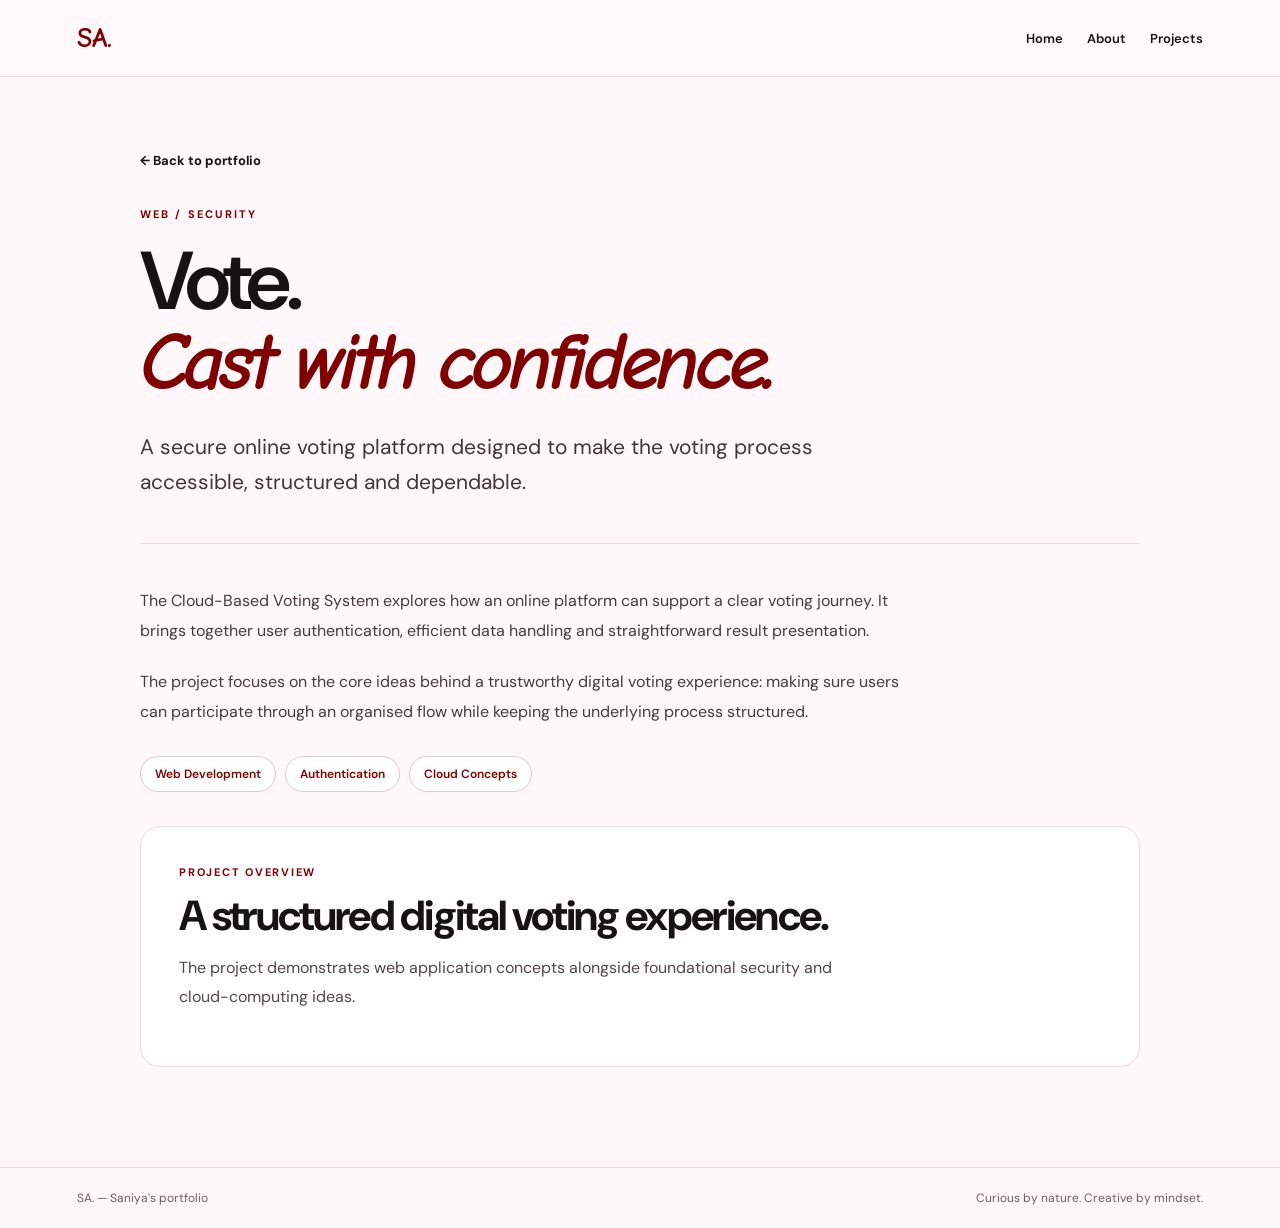
<file: Saniya/pages/voting-system.html>
<!doctype html>
<html lang="en"><head><meta charset="utf-8"><meta name="viewport" content="width=device-width, initial-scale=1">
<title>Cloud-Based Voting System | Saniya</title><style>
@import url('https://fonts.googleapis.com/css2?family=Comic+Neue:wght@400;700&family=DM+Sans:wght@400;500;600;700&display=swap');
:root{--pink:#FFC0CB;--maroon:#800000;--black:#171313;--muted:#6d5d60;--paper:#fff8fa;--line:#f0d7dd}
*{box-sizing:border-box}body{margin:0;background:var(--paper);color:var(--black);font-family:'DM Sans',sans-serif}
a{color:inherit}.site-header{display:flex;align-items:center;justify-content:space-between;padding:22px clamp(20px,6vw,88px);border-bottom:1px solid var(--line);background:#fff9fb}
.logo{font-family:'Comic Neue',cursive;font-size:28px;font-weight:700;text-decoration:none;color:var(--maroon)}
.nav{display:flex;gap:24px;align-items:center;font-size:13px;font-weight:600}.nav a{text-decoration:none}.nav a:hover,.back:hover{color:var(--maroon)}
main{width:min(1000px,88vw);margin:0 auto;padding:72px 0 100px}.eyebrow{font-size:11px;letter-spacing:.19em;text-transform:uppercase;color:var(--maroon);font-weight:700}
h1{font-size:clamp(42px,8vw,82px);line-height:.98;letter-spacing:-.065em;margin:20px 0 26px;font-weight:600}h1 em{font-family:'Comic Neue',cursive;color:var(--maroon);font-weight:700}
.lead{font-size:clamp(17px,2.3vw,21px);line-height:1.7;max-width:720px;color:#403638}.rule{height:1px;background:var(--line);margin:42px 0}
.content{max-width:760px;font-size:16px;line-height:1.9;color:#453b3d}.content p{margin:0 0 20px}
.tags{display:flex;flex-wrap:wrap;gap:9px;margin:28px 0}.tag{border:1px solid #e7c5ce;background:#fff;color:var(--maroon);border-radius:999px;padding:9px 14px;font-size:12px;font-weight:600}
.panel{background:#fff;border:1px solid var(--line);border-radius:20px;padding:clamp(22px,4vw,38px);margin-top:34px}
.panel-kicker{font-size:11px;letter-spacing:.16em;color:var(--maroon);font-weight:700;text-transform:uppercase}
.panel h2{font-size:clamp(27px,4vw,42px);letter-spacing:-.04em;line-height:1.08;margin:14px 0}.panel p{line-height:1.8;color:#514649;max-width:680px}
.actions{display:flex;flex-wrap:wrap;gap:12px;margin-top:28px}.btn{display:inline-block;text-decoration:none;padding:13px 19px;border-radius:999px;background:var(--maroon);color:#fff;font-size:13px;font-weight:700}
.btn.secondary{background:var(--pink);color:var(--black)}.back{display:inline-block;text-decoration:none;font-size:13px;font-weight:700;margin-bottom:38px}
.footer{border-top:1px solid var(--line);padding:22px clamp(20px,6vw,88px);font-size:12px;color:var(--muted);display:flex;justify-content:space-between;gap:12px;flex-wrap:wrap}
@media(max-width:600px){.site-header{padding:18px 6vw}.nav{gap:13px;font-size:12px}main{padding-top:48px}.footer{padding:20px 6vw}}
</style></head>
<body><header class="site-header"><a class="logo" href="../index.html">SA.</a>
<nav class="nav"><a href="../index.html">Home</a><a href="about.html">About</a><a href="../index.html#projects">Projects</a></nav></header>
<main><a class="back" href="../index.html">← Back to portfolio</a><div class="eyebrow">WEB / SECURITY</div>
<h1>Vote.<br><em>Cast with confidence.</em></h1><p class="lead">A secure online voting platform designed to make the voting process accessible, structured and dependable.</p><div class="rule"></div>
<div class="content"><p>The Cloud-Based Voting System explores how an online platform can support a clear voting journey. It brings together user authentication, efficient data handling and straightforward result presentation.</p><p>The project focuses on the core ideas behind a trustworthy digital voting experience: making sure users can participate through an organised flow while keeping the underlying process structured.</p></div><div class="tags"><span class="tag">Web Development</span><span class="tag">Authentication</span><span class="tag">Cloud Concepts</span></div><section class="panel"><div class="panel-kicker">PROJECT OVERVIEW</div><h2>A structured digital voting experience.</h2><p>The project demonstrates web application concepts alongside foundational security and cloud-computing ideas.</p></section></main>
<footer class="footer"><span>SA. — Saniya's portfolio</span><span>Curious by nature. Creative by mindset.</span></footer></body></html>
</file>
